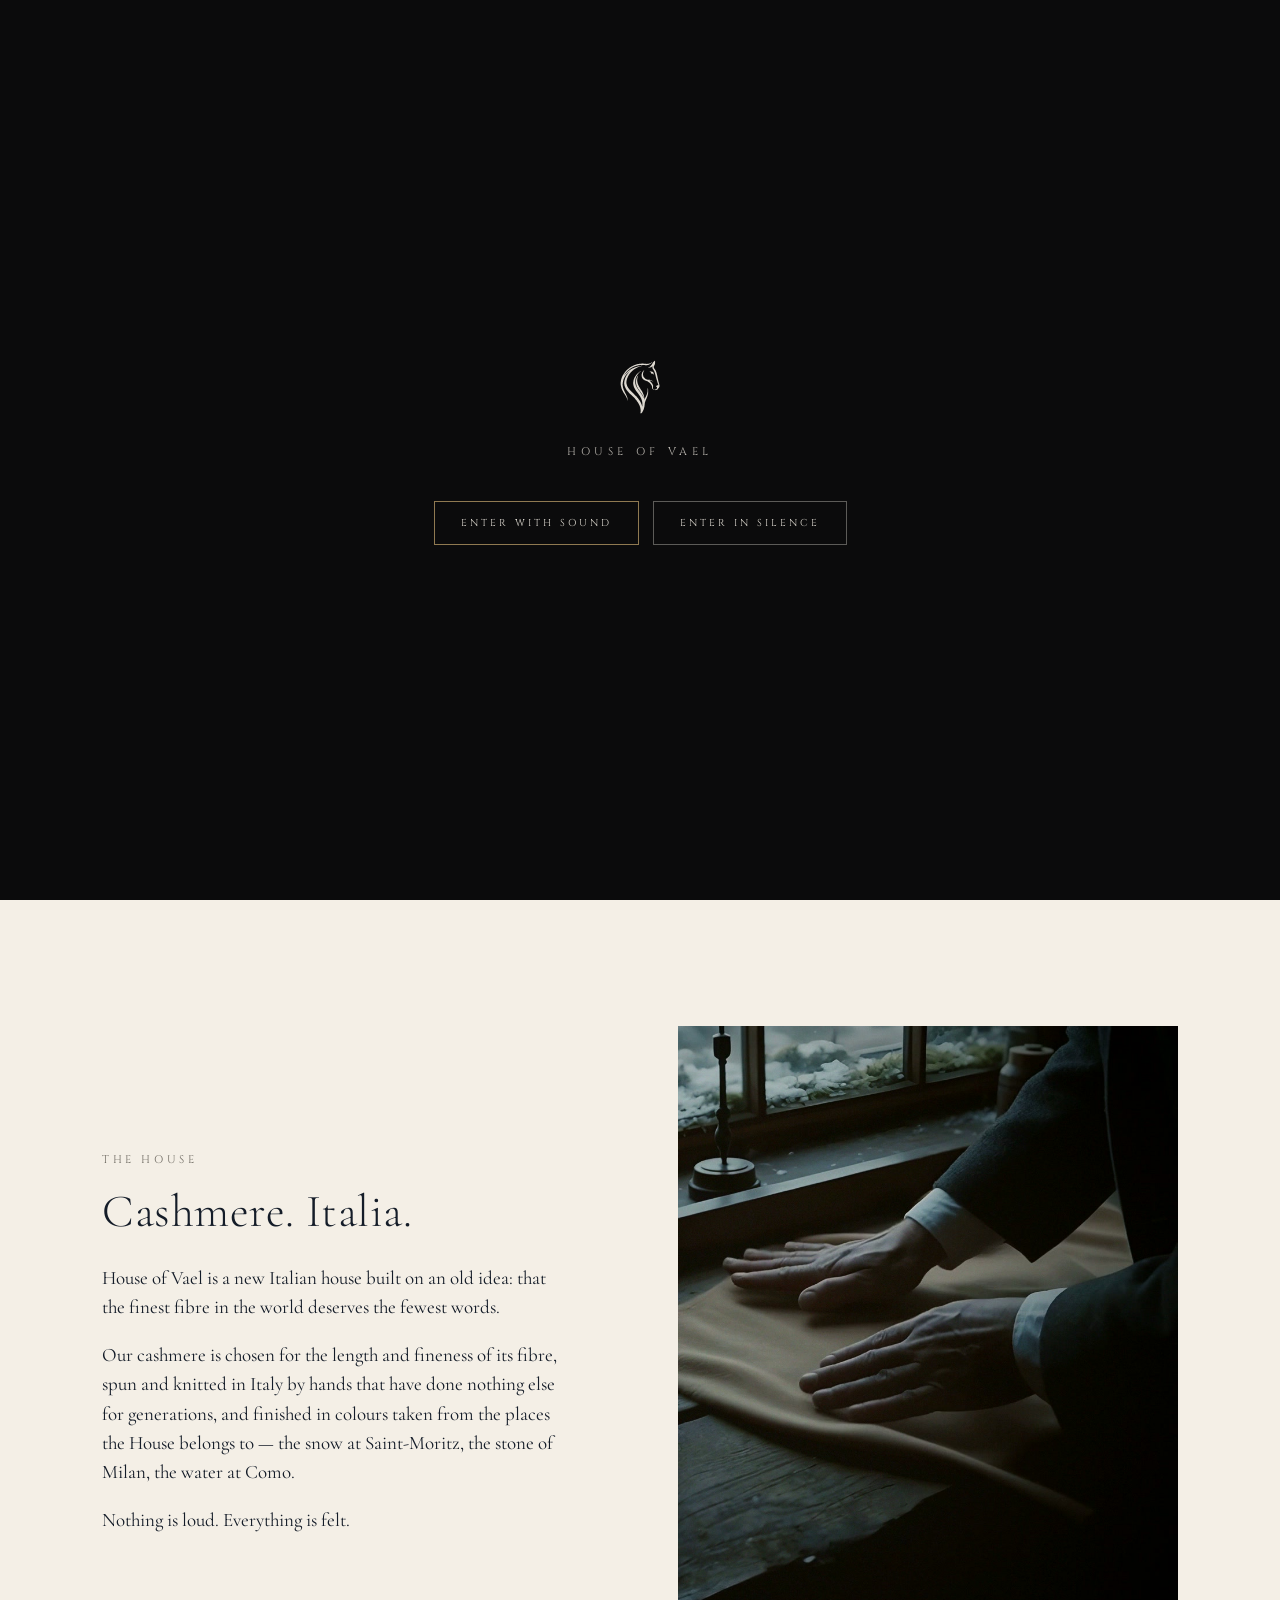
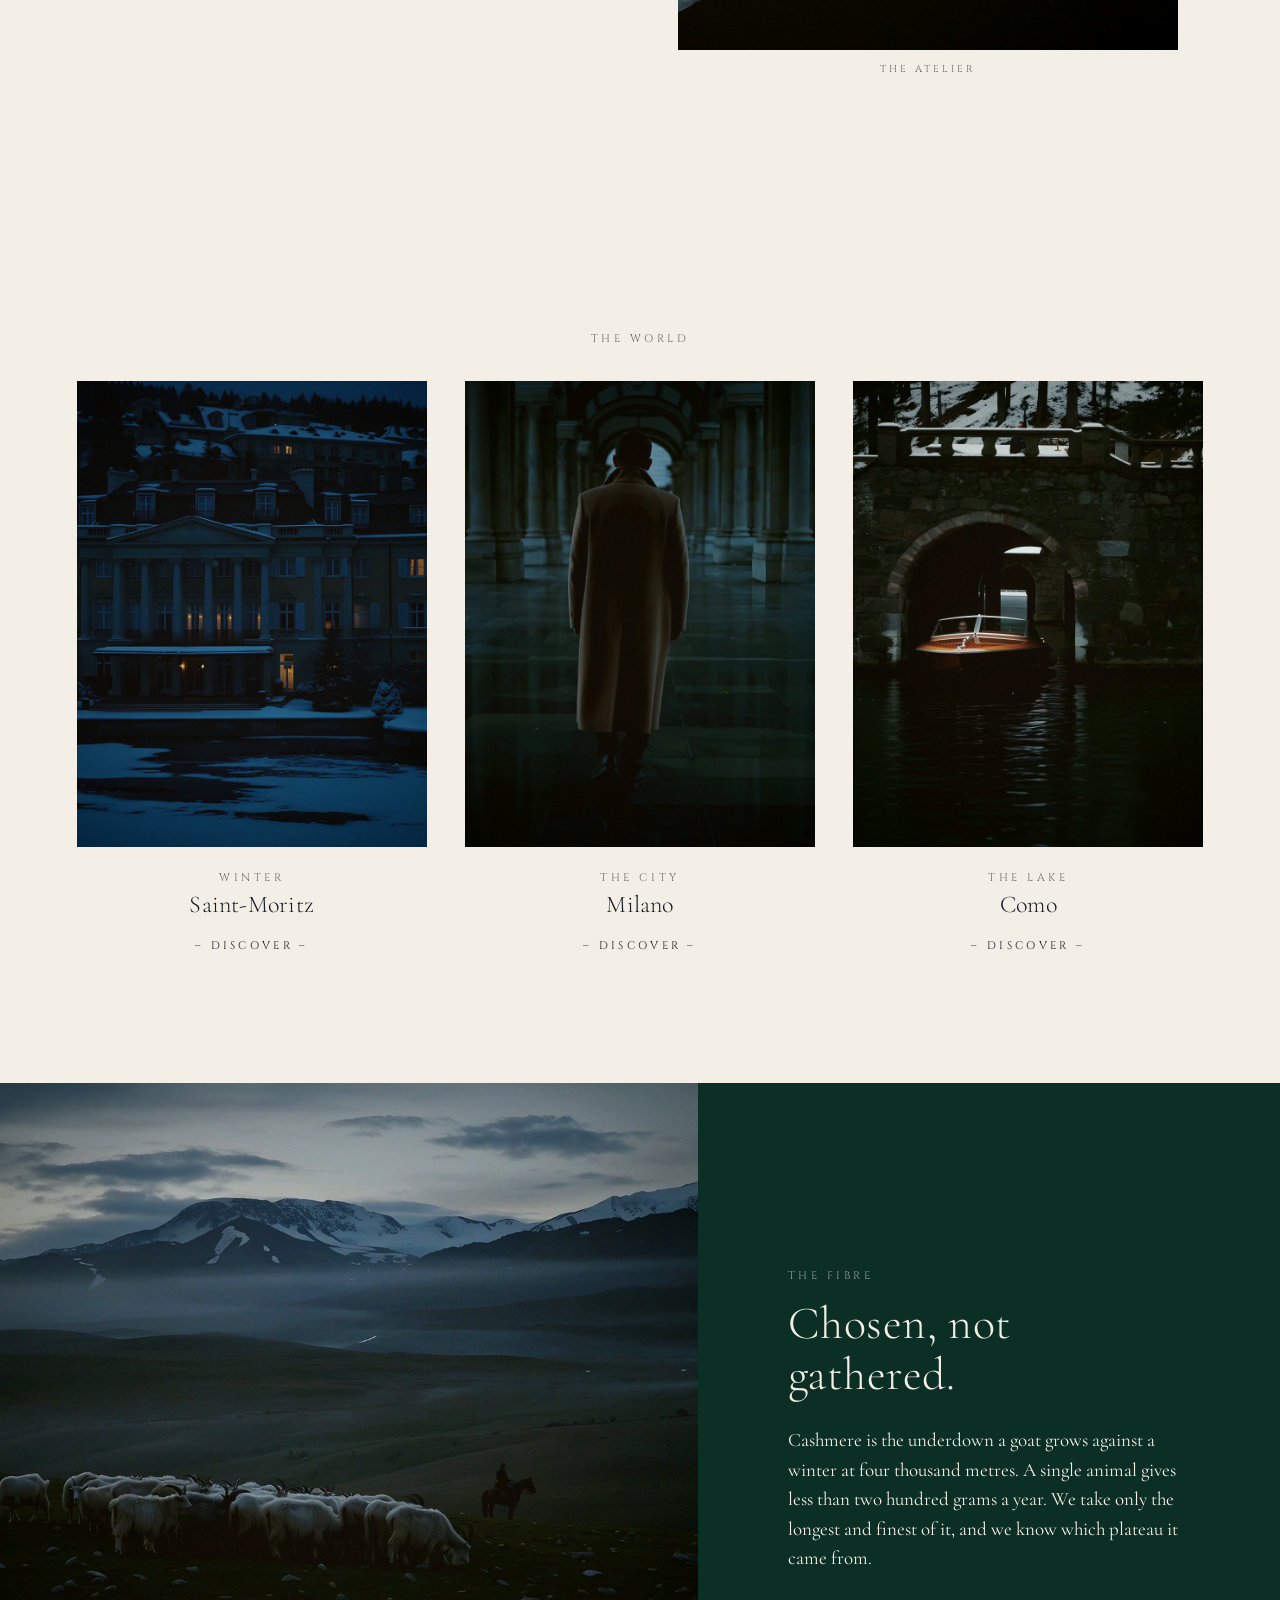
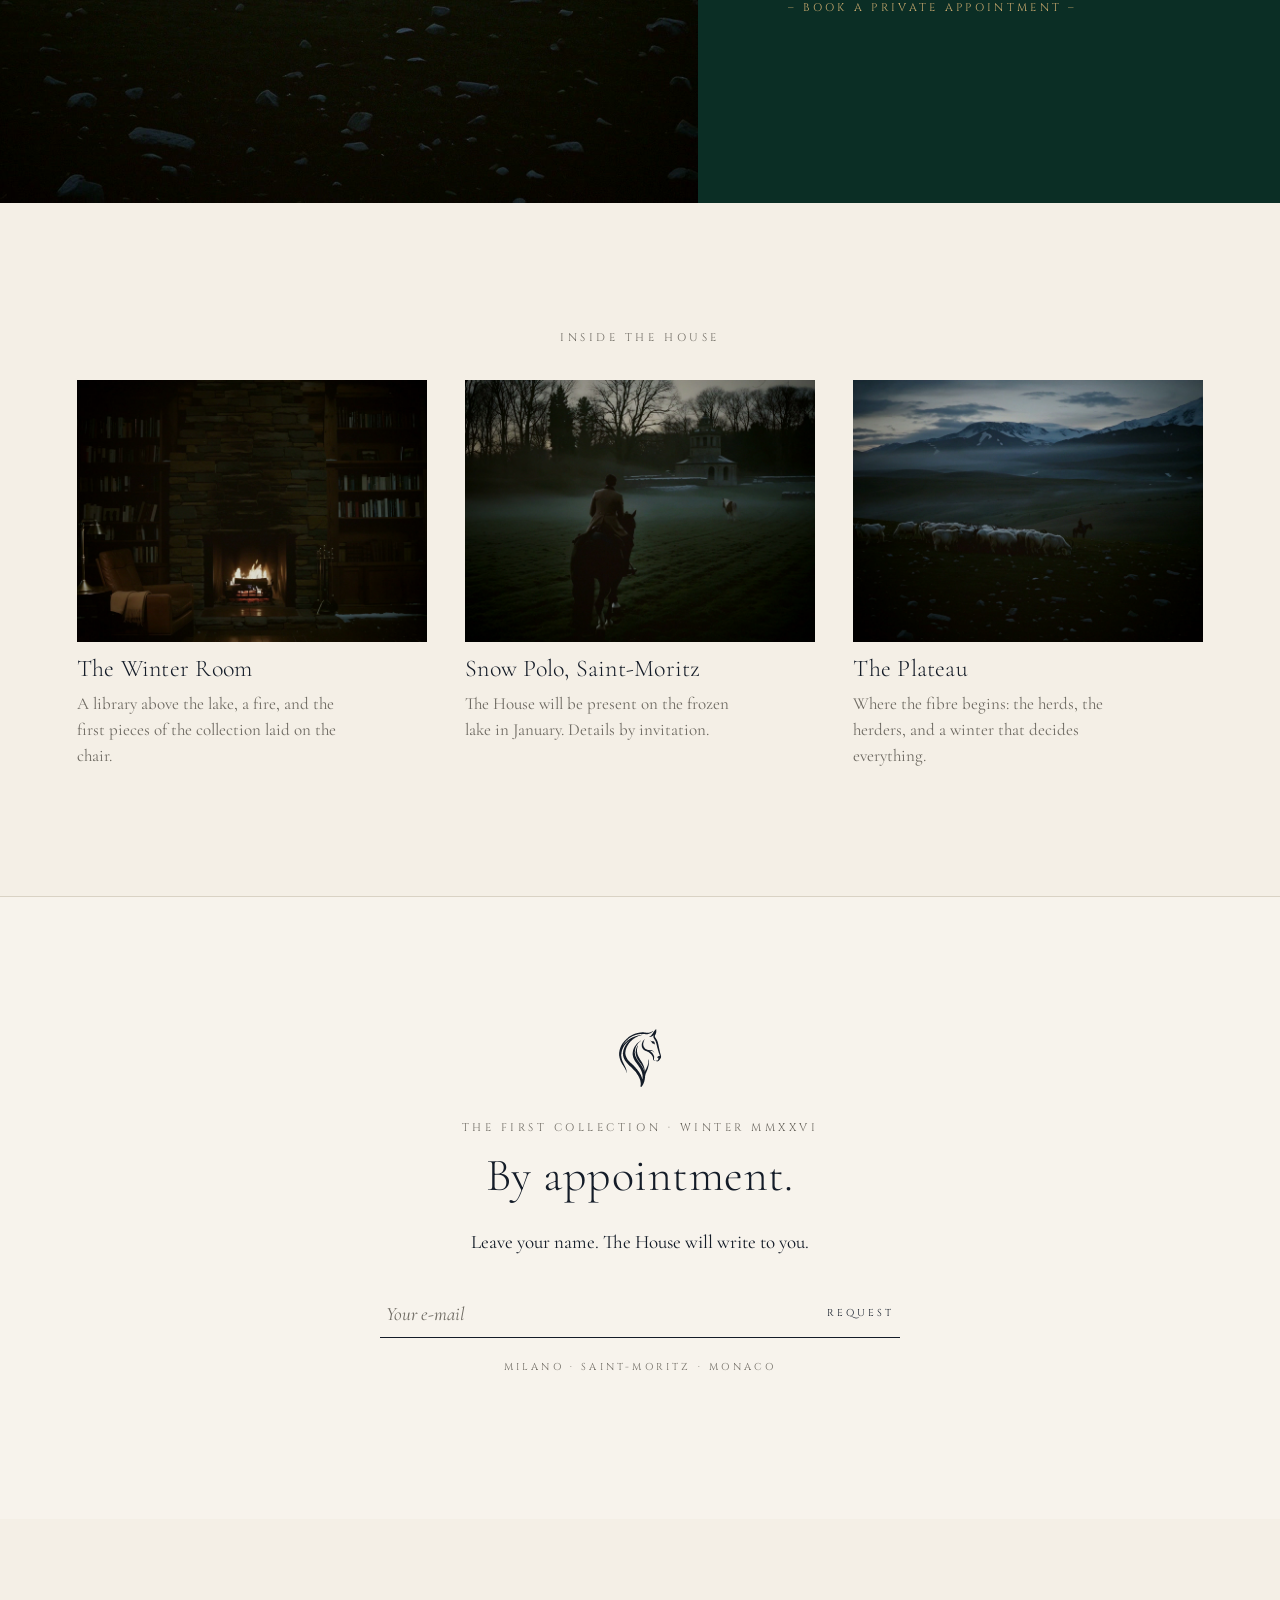
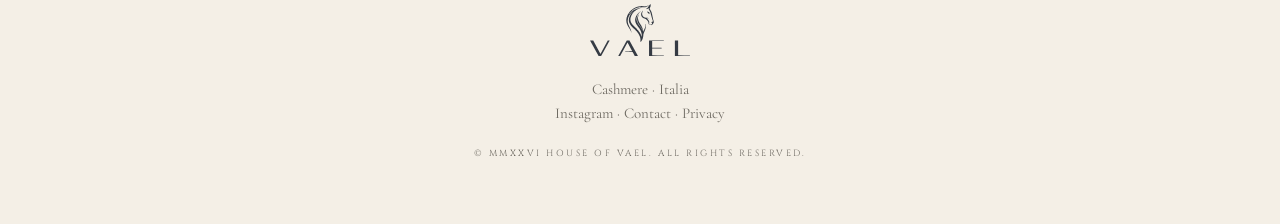
<file: index.html>
<!doctype html>
<html lang="en">
<head>
<meta charset="utf-8">
<title>House of Vael</title>
<meta name="description" content="House of Vael — Italian cashmere. The First Collection, Winter MMXXVI. By appointment.">
<meta name="viewport" content="width=device-width, initial-scale=1">
<link rel="preconnect" href="https://fonts.googleapis.com"><link rel="preconnect" href="https://fonts.gstatic.com" crossorigin>
<link href="https://fonts.googleapis.com/css2?family=Cormorant+Garamond:ital,wght@0,300;0,400;0,500;1,300;1,400&family=Cinzel:wght@400&display=swap" rel="stylesheet">
<link rel="stylesheet" href="style.css">
<meta name="theme-color" content="#0B0B0C">
<meta property="og:title" content="House of Vael"><meta property="og:description" content="Italian cashmere. The First Collection, Winter MMXXVI. By appointment."><meta property="og:type" content="website"><meta property="og:image" content="assets/og.jpg"><meta name="twitter:card" content="summary_large_image">
<link rel="preload" as="image" href="assets/splash-poster.jpg">
<link rel="icon" href="assets/favicon.png"><link rel="apple-touch-icon" href="assets/apple-touch-icon.png">
</head>
<body>

<!-- GATE — shown only when the browser refuses to start the music by itself; one tap starts film + sound together -->
<div id="gate" aria-hidden="true">
  <img class="gate-mark" src="assets/mark-ivory.svg" alt="">
  <p class="gate-name">House of Vael</p>
  <div class="gate-actions"><button id="gate-sound" type="button">Enter with sound</button><button id="gate-quiet" type="button">Enter in silence</button></div>
</div>

<!-- SPLASH — the sealed envelope. Plays once, then lifts. -->
<div id="splash" aria-hidden="true">
  <video id="splash-video" playsinline muted preload="auto" poster="assets/splash-poster.jpg">
    <source data-hd="assets/splash.mp4" data-sd="assets/splash-720.mp4" type="video/mp4">
  </video>
  <button id="splash-skip" type="button">Enter</button>
</div>

<header class="nav">
  <button class="nav-menu" aria-label="Menu"><span></span><span></span></button>
  <a class="nav-logo" href="#top" aria-label="House of Vael"><img src="assets/lockup-ivory.svg" alt="VAEL"></a>
  <div class="nav-right">
    <button class="nav-sound" type="button" aria-label="Sound" aria-pressed="false"><span class="on">Sound on</span><span class="off">Sound off</span></button>
    <a class="nav-appt" href="#register">By appointment</a>
  </div>
</header>
<audio id="site-audio" loop preload="auto" src="assets/site-bed.mp3"></audio>

<nav id="menu" class="menu" aria-hidden="true">
  <button class="menu-close" aria-label="Close">×</button>
  <ul>
    <li><a href="#house">The House</a></li>
    <li><a href="#world">The World</a></li>
    <li><a href="#fibre">The Fibre</a></li>
    <li><a href="#inside">Inside the House</a></li>
    <li><a href="#register">By appointment</a></li>
  </ul>
  <p class="menu-foot">Cashmere · Italia</p>
</nav>

<main id="top">

  <!-- HERO — the film -->
  <section class="hero">
    <video class="hero-video" playsinline muted autoplay loop preload="auto" poster="assets/hero-poster.jpg">
      <source data-hd="assets/hero.mp4" data-sd="assets/hero-720.mp4" type="video/mp4">
    </video>
    <div class="hero-copy">
      <p class="kicker">Winter MMXXVI</p>
      <h1>The First Collection</h1>
      <a class="cta" href="#register">– By appointment –</a>
    </div>
  </section>

  <!-- THE HOUSE -->
  <section id="house" class="house">
    <div class="house-text">
      <p class="kicker">The House</p>
      <h2>Cashmere. Italia.</h2>
      <p>House of Vael is a new Italian house built on an old idea: that the finest fibre in the world deserves the fewest words.</p>
      <p>Our cashmere is chosen for the length and fineness of its fibre, spun and knitted in Italy by hands that have done nothing else for generations, and finished in colours taken from the places the House belongs to — the snow at Saint-Moritz, the stone of Milan, the water at Como.</p>
      <p>Nothing is loud. Everything is felt.</p>
    </div>
    <figure class="house-figure">
      <img src="assets/still-tailor.jpg" width="864" height="1080" loading="lazy" decoding="async" alt="">
      <figcaption>The Atelier</figcaption>
    </figure>
  </section>

  <!-- THE WORLD — three places -->
  <section id="world" class="world">
    <p class="kicker centered">The World</p>
    <div class="world-grid">
      <a class="card" href="#register"><div class="card-media"><img src="assets/still-stmoritz.jpg" width="810" height="1080" loading="lazy" decoding="async" alt=""></div><p class="kicker">Winter</p><h3>Saint-Moritz</h3><span class="cta">– Discover –</span></a>
      <a class="card" href="#register"><div class="card-media"><img src="assets/still-milano.jpg" width="810" height="1080" loading="lazy" decoding="async" alt=""></div><p class="kicker">The City</p><h3>Milano</h3><span class="cta">– Discover –</span></a>
      <a class="card" href="#register"><div class="card-media"><img src="assets/still-como.jpg" width="810" height="1080" loading="lazy" decoding="async" alt=""></div><p class="kicker">The Lake</p><h3>Como</h3><span class="cta">– Discover –</span></a>
    </div>
  </section>

  <!-- THE FIBRE — film + text -->
  <section id="fibre" class="fibre">
    <video class="fibre-video" playsinline muted autoplay loop preload="metadata" poster="assets/fibre-poster.jpg">
      <source data-hd="assets/fibre.mp4" data-sd="assets/fibre-720.mp4" type="video/mp4">
    </video>
    <div class="fibre-copy">
      <p class="kicker">The Fibre</p>
      <h2>Chosen, not gathered.</h2>
      <p>Cashmere is the underdown a goat grows against a winter at four thousand metres. A single animal gives less than two hundred grams a year. We take only the longest and finest of it, and we know which plateau it came from.</p>
      <a class="cta" href="#register">– Book a private appointment –</a>
    </div>
  </section>

  <!-- INSIDE THE HOUSE — three stories -->
  <section id="inside" class="inside">
    <p class="kicker centered">Inside the House</p>
    <div class="inside-grid">
      <article class="story"><img src="assets/still-chalet.jpg" width="1440" height="1080" loading="lazy" decoding="async" alt=""><h3>The Winter Room</h3><p>A library above the lake, a fire, and the first pieces of the collection laid on the chair.</p></article>
      <article class="story"><img src="assets/still-polo.jpg" width="1440" height="1080" loading="lazy" decoding="async" alt=""><h3>Snow Polo, Saint-Moritz</h3><p>The House will be present on the frozen lake in January. Details by invitation.</p></article>
      <article class="story"><img src="assets/still-goats.jpg" width="1440" height="1080" loading="lazy" decoding="async" alt=""><h3>The Plateau</h3><p>Where the fibre begins: the herds, the herders, and a winter that decides everything.</p></article>
    </div>
  </section>

  <!-- REGISTER — by appointment -->
  <section id="register" class="register">
    <img class="register-mark" src="assets/mark-ink.svg" alt="">
    <p class="kicker">The First Collection · Winter MMXXVI</p>
    <h2>By appointment.</h2>
    <p>Leave your name. The House will write to you.</p>
    <form class="register-form" action="mailto:appointments@houseofvael.com" method="post" enctype="text/plain">
      <input type="email" name="email" placeholder="Your e-mail" required>
      <button type="submit">Request</button>
    </form>
    <p class="register-note">Milano · Saint-Moritz · Monaco</p>
  </section>

</main>

<footer class="foot">
  <img src="assets/lockup-ink.svg" alt="House of Vael" class="foot-logo">
  <p>Cashmere · Italia</p>
  <p class="foot-links"><a href="#">Instagram</a> · <a href="mailto:appointments@houseofvael.com">Contact</a> · <a href="#">Privacy</a></p>
  <p class="foot-legal">© MMXXVI House of Vael. All rights reserved.</p>
</footer>

<script src="script.js"></script>
</body>
</html>
</file>
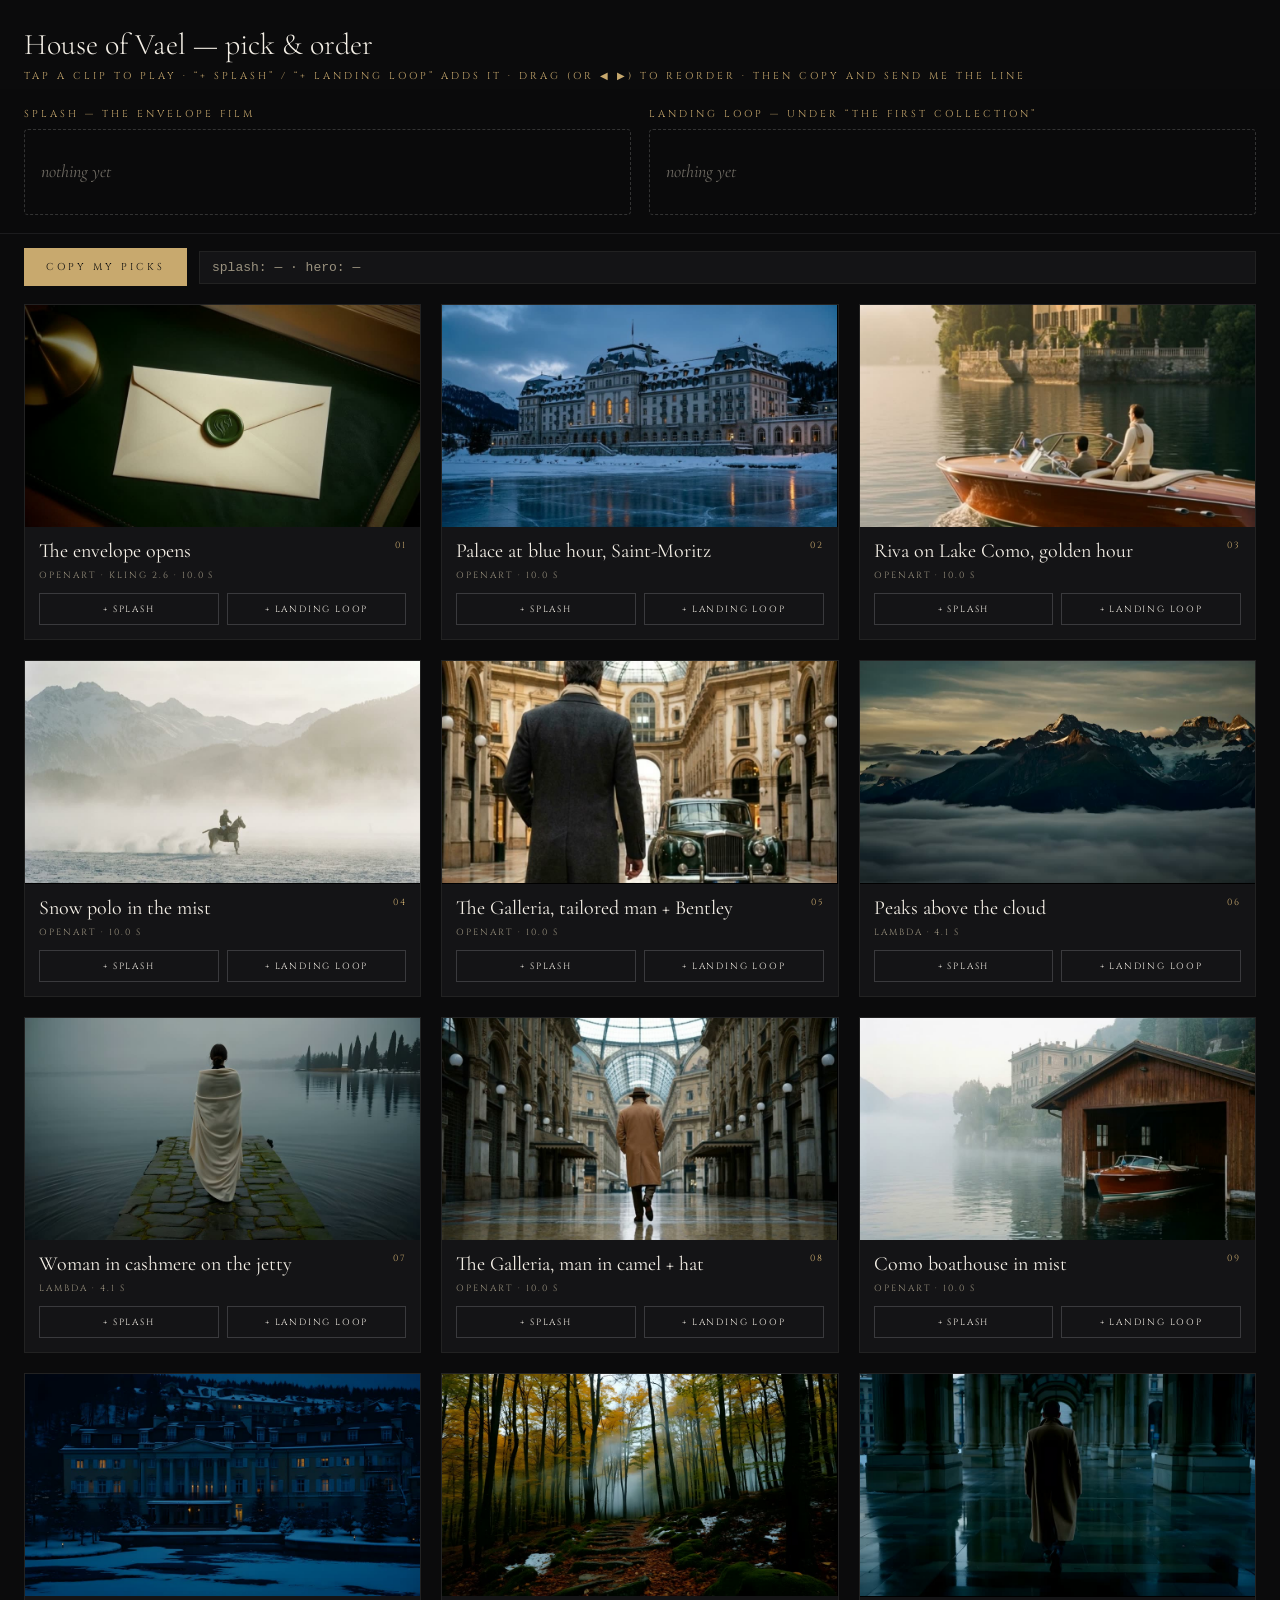
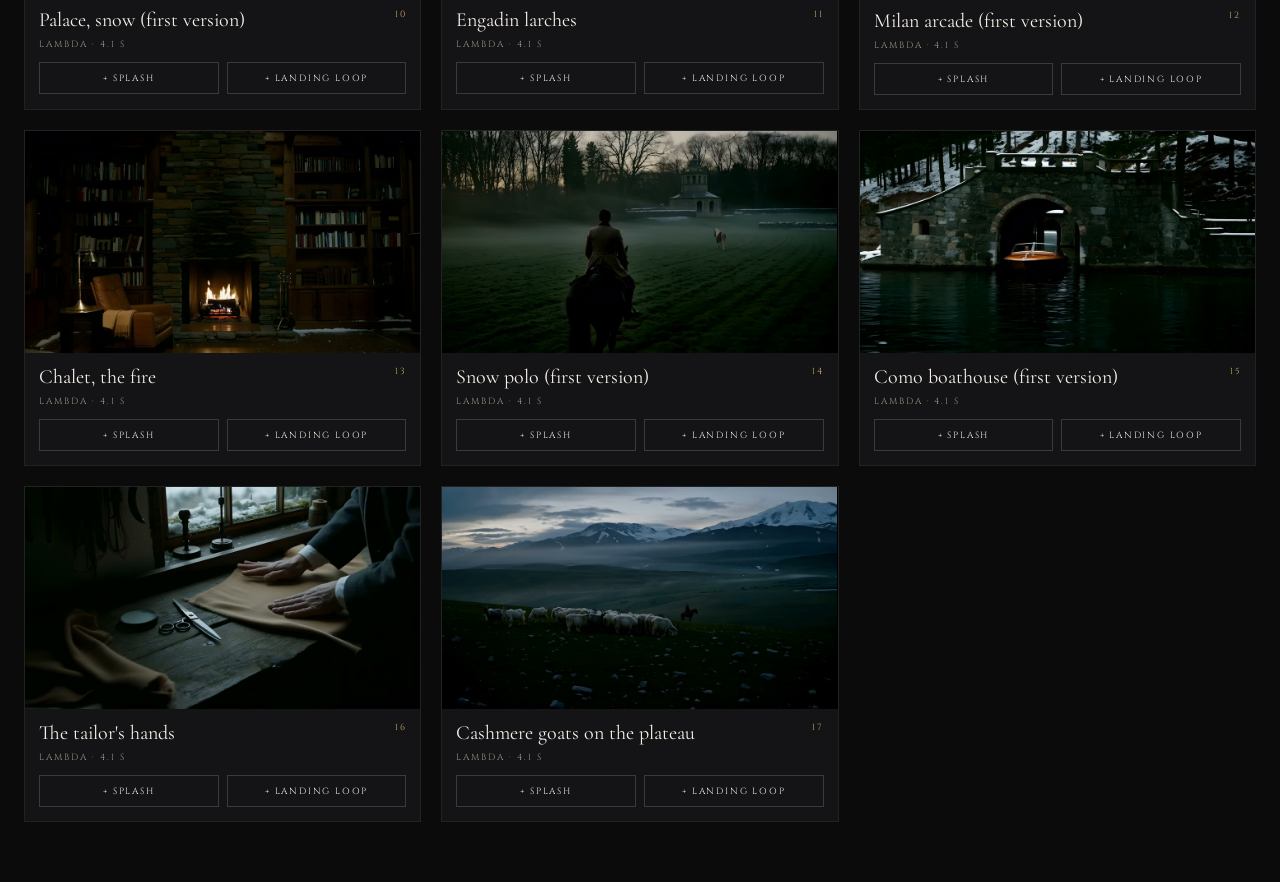
<file: picker/index.html>
<!doctype html><html><head><meta charset="utf-8"><meta name="viewport" content="width=device-width,initial-scale=1"><title>Vael — pick & order</title>
<link href="https://fonts.googleapis.com/css2?family=Cormorant+Garamond:wght@300;400&family=Cinzel&display=swap" rel="stylesheet">
<style>
:root{--gold:#C8A96E;--ivory:#F4EFE6}*{box-sizing:border-box}body{margin:0;background:#0B0B0C;color:var(--ivory);font-family:"Cormorant Garamond",serif;font-size:18px}
header{padding:26px 24px 6px}h1{font-weight:300;font-size:30px;margin:0}p.k{font-family:Cinzel;font-size:10px;letter-spacing:.3em;text-transform:uppercase;color:var(--gold);margin:6px 0 0}
.lists{display:grid;grid-template-columns:1fr 1fr;gap:18px;padding:18px 24px;position:sticky;top:0;background:#0B0B0Cee;backdrop-filter:blur(8px);z-index:5;border-bottom:1px solid #1c1c1e}
.list h2{font-family:Cinzel;font-size:10px;letter-spacing:.3em;text-transform:uppercase;color:var(--gold);margin:0 0 8px;font-weight:400}
.tray{display:flex;gap:8px;flex-wrap:wrap;min-height:86px;padding:8px;border:1px dashed #333;border-radius:4px}
.tray .it{position:relative;width:120px;flex:none;cursor:grab;border:1px solid #444;background:#000}.tray .it img{width:100%;display:block;aspect-ratio:16/9;object-fit:cover}
.tray .it .n{position:absolute;left:4px;top:4px;font-family:Cinzel;font-size:9px;background:#000c;padding:2px 5px;color:var(--gold)}
.tray .it .x{position:absolute;right:2px;top:2px;background:#000c;border:0;color:#fff;font-size:14px;line-height:1;padding:2px 6px;cursor:pointer}
.tray .it .mv{position:absolute;bottom:2px;left:2px;right:2px;display:flex;justify-content:space-between}.tray .it .mv button{background:#000c;border:0;color:#fff;font-size:12px;padding:1px 6px;cursor:pointer}
.tray .it.drag{opacity:.4}.tray.over{border-color:var(--gold)}
.empty{color:#6e6a62;font-style:italic;padding:22px 8px}
.grid{display:grid;grid-template-columns:repeat(auto-fill,minmax(300px,1fr));gap:20px;padding:18px 24px 60px}
.c{background:#141416;border:1px solid #222}.c video{width:100%;display:block;aspect-ratio:16/9;background:#000;cursor:pointer}
.c .t{padding:12px 14px 14px}.c b{font-weight:400;font-size:20px;display:block}.c small{font-family:Cinzel;font-size:9px;letter-spacing:.22em;text-transform:uppercase;color:#9a927f;display:block;margin-top:6px}
.tag{float:right;font-family:Cinzel;font-size:9px;letter-spacing:.2em;color:var(--gold)}
.btns{display:flex;gap:8px;margin-top:12px}.btns button{flex:1;background:none;border:1px solid #3a3a3d;color:var(--ivory);font-family:Cinzel;font-size:9px;letter-spacing:.2em;text-transform:uppercase;padding:9px 6px;cursor:pointer}.btns button:hover{border-color:var(--gold);color:var(--gold)}
.c.in-splash{border-color:var(--gold)}.c.in-hero{border-color:#7fa58a}
.send{padding:14px 24px 0;display:flex;gap:12px;align-items:center;flex-wrap:wrap}
.send button{background:var(--gold);color:#0B0B0C;border:0;font-family:Cinzel;font-size:10px;letter-spacing:.3em;text-transform:uppercase;padding:12px 22px;cursor:pointer}
.send code{font-family:ui-monospace,Menlo,monospace;font-size:13px;color:#9a927f;background:#141416;padding:8px 12px;border:1px solid #222;flex:1;min-width:240px}
@media(max-width:800px){.lists{grid-template-columns:1fr}.tray .it{width:96px}}
</style></head><body>
<header><h1>House of Vael — pick &amp; order</h1><p class="k">Tap a clip to play · “+ Splash” / “+ Landing loop” adds it · drag (or ◀ ▶) to reorder · then Copy and send me the line</p></header>
<div class="lists"><div class="list"><h2>Splash — the envelope film</h2><div class="tray" id="splash"><div class="empty">nothing yet</div></div></div><div class="list"><h2>Landing loop — under “The First Collection”</h2><div class="tray" id="hero"><div class="empty">nothing yet</div></div></div></div>
<div class="send"><button id="copy">Copy my picks</button><code id="line">splash: — · hero: —</code></div>
<div class="grid"><div class="c" data-id="open" data-n="01"><video src="clips/open.mp4" poster="clips/open.jpg" muted loop playsinline preload="metadata"></video><div class="t"><span class="tag">01</span><b>The envelope opens</b><small>OpenArt · Kling 2.6 · 10.0 s</small><div class="btns"><button data-to="splash">+ Splash</button><button data-to="hero">+ Landing loop</button></div></div></div><div class="c" data-id="palace" data-n="02"><video src="clips/palace.mp4" poster="clips/palace.jpg" muted loop playsinline preload="metadata"></video><div class="t"><span class="tag">02</span><b>Palace at blue hour, Saint-Moritz</b><small>OpenArt · 10.0 s</small><div class="btns"><button data-to="splash">+ Splash</button><button data-to="hero">+ Landing loop</button></div></div></div><div class="c" data-id="riva" data-n="03"><video src="clips/riva.mp4" poster="clips/riva.jpg" muted loop playsinline preload="metadata"></video><div class="t"><span class="tag">03</span><b>Riva on Lake Como, golden hour</b><small>OpenArt · 10.0 s</small><div class="btns"><button data-to="splash">+ Splash</button><button data-to="hero">+ Landing loop</button></div></div></div><div class="c" data-id="polo" data-n="04"><video src="clips/polo.mp4" poster="clips/polo.jpg" muted loop playsinline preload="metadata"></video><div class="t"><span class="tag">04</span><b>Snow polo in the mist</b><small>OpenArt · 10.0 s</small><div class="btns"><button data-to="splash">+ Splash</button><button data-to="hero">+ Landing loop</button></div></div></div><div class="c" data-id="galleria" data-n="05"><video src="clips/galleria.mp4" poster="clips/galleria.jpg" muted loop playsinline preload="metadata"></video><div class="t"><span class="tag">05</span><b>The Galleria, tailored man + Bentley</b><small>OpenArt · 10.0 s</small><div class="btns"><button data-to="splash">+ Splash</button><button data-to="hero">+ Landing loop</button></div></div></div><div class="c" data-id="peaks" data-n="06"><video src="clips/peaks.mp4" poster="clips/peaks.jpg" muted loop playsinline preload="metadata"></video><div class="t"><span class="tag">06</span><b>Peaks above the cloud</b><small>Lambda · 4.1 s</small><div class="btns"><button data-to="splash">+ Splash</button><button data-to="hero">+ Landing loop</button></div></div></div><div class="c" data-id="jetty" data-n="07"><video src="clips/jetty.mp4" poster="clips/jetty.jpg" muted loop playsinline preload="metadata"></video><div class="t"><span class="tag">07</span><b>Woman in cashmere on the jetty</b><small>Lambda · 4.1 s</small><div class="btns"><button data-to="splash">+ Splash</button><button data-to="hero">+ Landing loop</button></div></div></div><div class="c" data-id="galleria1" data-n="08"><video src="clips/galleria1.mp4" poster="clips/galleria1.jpg" muted loop playsinline preload="metadata"></video><div class="t"><span class="tag">08</span><b>The Galleria, man in camel + hat</b><small>OpenArt · 10.0 s</small><div class="btns"><button data-to="splash">+ Splash</button><button data-to="hero">+ Landing loop</button></div></div></div><div class="c" data-id="boathouse" data-n="09"><video src="clips/boathouse.mp4" poster="clips/boathouse.jpg" muted loop playsinline preload="metadata"></video><div class="t"><span class="tag">09</span><b>Como boathouse in mist</b><small>OpenArt · 10.0 s</small><div class="btns"><button data-to="splash">+ Splash</button><button data-to="hero">+ Landing loop</button></div></div></div><div class="c" data-id="palace1" data-n="10"><video src="clips/palace1.mp4" poster="clips/palace1.jpg" muted loop playsinline preload="metadata"></video><div class="t"><span class="tag">10</span><b>Palace, snow (first version)</b><small>Lambda · 4.1 s</small><div class="btns"><button data-to="splash">+ Splash</button><button data-to="hero">+ Landing loop</button></div></div></div><div class="c" data-id="larches" data-n="11"><video src="clips/larches.mp4" poster="clips/larches.jpg" muted loop playsinline preload="metadata"></video><div class="t"><span class="tag">11</span><b>Engadin larches</b><small>Lambda · 4.1 s</small><div class="btns"><button data-to="splash">+ Splash</button><button data-to="hero">+ Landing loop</button></div></div></div><div class="c" data-id="arcade1" data-n="12"><video src="clips/arcade1.mp4" poster="clips/arcade1.jpg" muted loop playsinline preload="metadata"></video><div class="t"><span class="tag">12</span><b>Milan arcade (first version)</b><small>Lambda · 4.1 s</small><div class="btns"><button data-to="splash">+ Splash</button><button data-to="hero">+ Landing loop</button></div></div></div><div class="c" data-id="chalet" data-n="13"><video src="clips/chalet.mp4" poster="clips/chalet.jpg" muted loop playsinline preload="metadata"></video><div class="t"><span class="tag">13</span><b>Chalet, the fire</b><small>Lambda · 4.1 s</small><div class="btns"><button data-to="splash">+ Splash</button><button data-to="hero">+ Landing loop</button></div></div></div><div class="c" data-id="polo1" data-n="14"><video src="clips/polo1.mp4" poster="clips/polo1.jpg" muted loop playsinline preload="metadata"></video><div class="t"><span class="tag">14</span><b>Snow polo (first version)</b><small>Lambda · 4.1 s</small><div class="btns"><button data-to="splash">+ Splash</button><button data-to="hero">+ Landing loop</button></div></div></div><div class="c" data-id="boathouse1" data-n="15"><video src="clips/boathouse1.mp4" poster="clips/boathouse1.jpg" muted loop playsinline preload="metadata"></video><div class="t"><span class="tag">15</span><b>Como boathouse (first version)</b><small>Lambda · 4.1 s</small><div class="btns"><button data-to="splash">+ Splash</button><button data-to="hero">+ Landing loop</button></div></div></div><div class="c" data-id="tailor" data-n="16"><video src="clips/tailor.mp4" poster="clips/tailor.jpg" muted loop playsinline preload="metadata"></video><div class="t"><span class="tag">16</span><b>The tailor's hands</b><small>Lambda · 4.1 s</small><div class="btns"><button data-to="splash">+ Splash</button><button data-to="hero">+ Landing loop</button></div></div></div><div class="c" data-id="goats" data-n="17"><video src="clips/goats.mp4" poster="clips/goats.jpg" muted loop playsinline preload="metadata"></video><div class="t"><span class="tag">17</span><b>Cashmere goats on the plateau</b><small>Lambda · 4.1 s</small><div class="btns"><button data-to="splash">+ Splash</button><button data-to="hero">+ Landing loop</button></div></div></div></div>
<script>
const M={"open": {"n": "01", "label": "The envelope opens"}, "palace": {"n": "02", "label": "Palace at blue hour, Saint-Moritz"}, "riva": {"n": "03", "label": "Riva on Lake Como, golden hour"}, "polo": {"n": "04", "label": "Snow polo in the mist"}, "galleria": {"n": "05", "label": "The Galleria, tailored man + Bentley"}, "peaks": {"n": "06", "label": "Peaks above the cloud"}, "jetty": {"n": "07", "label": "Woman in cashmere on the jetty"}, "galleria1": {"n": "08", "label": "The Galleria, man in camel + hat"}, "boathouse": {"n": "09", "label": "Como boathouse in mist"}, "palace1": {"n": "10", "label": "Palace, snow (first version)"}, "larches": {"n": "11", "label": "Engadin larches"}, "arcade1": {"n": "12", "label": "Milan arcade (first version)"}, "chalet": {"n": "13", "label": "Chalet, the fire"}, "polo1": {"n": "14", "label": "Snow polo (first version)"}, "boathouse1": {"n": "15", "label": "Como boathouse (first version)"}, "tailor": {"n": "16", "label": "The tailor's hands"}, "goats": {"n": "17", "label": "Cashmere goats on the plateau"}};
const state={splash:[],hero:[]};
try{const s=JSON.parse(localStorage.getItem('vael-picks')||'null'); if(s) Object.assign(state,s);}catch(e){}
function save(){try{localStorage.setItem('vael-picks',JSON.stringify(state))}catch(e){}}
function line(){const f=k=>state[k].length?state[k].map(id=>M[id].n).join(' '):'—'; return 'splash: '+f('splash')+' · hero: '+f('hero')}
function render(){
  for(const k of ['splash','hero']){const t=document.getElementById(k); t.innerHTML=state[k].length?'':'<div class="empty">nothing yet</div>';
    state[k].forEach((id,i)=>{const d=document.createElement('div'); d.className='it'; d.draggable=true; d.dataset.id=id;
      d.innerHTML=`<img src="clips/${id}.jpg"><span class="n">${i+1} · ${M[id].n}</span><button class="x" title="remove">×</button><div class="mv"><button data-d="-1">◀</button><button data-d="1">▶</button></div>`;
      d.querySelector('.x').onclick=()=>{state[k].splice(i,1);render()};
      d.querySelectorAll('.mv button').forEach(b=>b.onclick=()=>{const j=i+ +b.dataset.d; if(j<0||j>=state[k].length)return; [state[k][i],state[k][j]]=[state[k][j],state[k][i]]; render()});
      d.addEventListener('dragstart',e=>{d.classList.add('drag'); e.dataTransfer.setData('text/plain',JSON.stringify({k,i}))}); d.addEventListener('dragend',()=>d.classList.remove('drag'));
      d.addEventListener('dragover',e=>e.preventDefault()); d.addEventListener('drop',e=>{e.preventDefault(); const s=JSON.parse(e.dataTransfer.getData('text/plain')); if(s.k!==k)return; const [m]=state[k].splice(s.i,1); state[k].splice(i,0,m); render()});
      t.appendChild(d)});
    t.ondragover=e=>{e.preventDefault();t.classList.add('over')}; t.ondragleave=()=>t.classList.remove('over'); t.ondrop=()=>t.classList.remove('over');}
  document.querySelectorAll('.c').forEach(c=>{c.classList.toggle('in-splash',state.splash.includes(c.dataset.id)); c.classList.toggle('in-hero',state.hero.includes(c.dataset.id))});
  document.getElementById('line').textContent=line(); save();
}
document.querySelectorAll('.c').forEach(c=>{const v=c.querySelector('video'); v.onclick=()=>v.paused?v.play():v.pause();
  c.querySelectorAll('.btns button').forEach(b=>b.onclick=()=>{const k=b.dataset.to; const id=c.dataset.id; if(!state[k].includes(id)) state[k].push(id); render(); window.scrollTo({top:0,behavior:'smooth'})})});
document.getElementById('copy').onclick=async()=>{const t=line(); try{await navigator.clipboard.writeText(t); document.getElementById('copy').textContent='Copied — paste it to me'}catch(e){prompt('Copy this:',t)}};
render();
</script></body></html>
</file>
<file: style.css>
:root{
  --ivory:#F4EFE6; --paper:#F7F3EC; --ink:#141C28; --camel:#C8A96E; --green:#0B2E25; --muted:#6E6A62; --line:#D9D2C4;
  --serif:"Cormorant Garamond",Georgia,serif; --caps:"Cinzel",serif;
}
*{box-sizing:border-box;margin:0;padding:0}
html{scroll-behavior:smooth}
body{background:var(--ivory);color:var(--ink);font-family:var(--serif);font-weight:400;font-size:19px;line-height:1.55;-webkit-font-smoothing:antialiased}
img,video{display:block;max-width:100%}
img[width]{height:auto}
a{color:inherit;text-decoration:none}

/* type */
.kicker{font-family:var(--caps);font-size:11px;letter-spacing:.32em;text-transform:uppercase;color:var(--muted)}
.kicker.centered{text-align:center}
h1,h2,h3{font-family:var(--serif);font-weight:300;letter-spacing:.01em;line-height:1.1}
h1{font-size:clamp(34px,4.6vw,66px);text-wrap:balance}
h2{font-size:clamp(30px,3.6vw,50px);margin:14px 0 26px;text-wrap:balance}
h3{font-size:24px;margin:14px 0 8px}
.cta{display:inline-block;font-family:var(--caps);font-size:11px;letter-spacing:.3em;text-transform:uppercase;margin-top:18px;padding-bottom:2px;border-bottom:1px solid transparent;transition:border-color .4s}
.cta:hover{border-color:currentColor}

/* gate */
#gate{position:fixed;inset:0;background:#0B0B0C;z-index:110;display:flex;flex-direction:column;align-items:center;justify-content:center;gap:18px;color:var(--ivory);opacity:0;pointer-events:none;transition:opacity 1.2s ease}
#gate.ready{opacity:1;pointer-events:auto}
#gate.lift{opacity:0;pointer-events:none}
.gate-mark{height:64px;width:auto;opacity:.9;margin-bottom:6px}
.gate-name{font-family:var(--caps);font-size:11px;letter-spacing:.42em;text-transform:uppercase;color:rgba(244,239,230,.75)}
.gate-actions{display:flex;gap:14px;margin-top:22px;flex-wrap:wrap;justify-content:center}
.gate-actions button{background:none;border:1px solid rgba(244,239,230,.35);color:rgba(244,239,230,.9);font-family:var(--caps);font-size:10px;letter-spacing:.3em;text-transform:uppercase;padding:14px 26px;cursor:pointer;transition:border-color .4s,background .4s}
.gate-actions button:hover{border-color:var(--camel);color:var(--camel)}
#gate-sound{border-color:rgba(200,169,110,.7)}

/* splash */
#splash{position:fixed;inset:0;background:#0B0B0C;z-index:100;display:flex;align-items:center;justify-content:center;transition:opacity 2.2s ease}
#splash.lift{opacity:0;pointer-events:none}
#splash video{width:100%;height:100%;object-fit:cover}
#splash-skip{position:absolute;right:28px;bottom:26px;background:none;border:1px solid rgba(244,239,230,.35);color:rgba(244,239,230,.8);font-family:var(--caps);font-size:10px;letter-spacing:.3em;text-transform:uppercase;padding:10px 18px;cursor:pointer;opacity:0;transition:opacity 1s}
#splash.ready #splash-skip{opacity:1}

/* nav */
.nav{position:fixed;top:0;left:0;right:0;height:78px;display:grid;grid-template-columns:1fr auto 1fr;align-items:center;padding:0 28px;z-index:50;color:var(--ivory);mix-blend-mode:difference}
.nav-menu{justify-self:start;width:28px;height:18px;background:none;border:0;cursor:pointer;display:flex;flex-direction:column;justify-content:space-between}
.nav-menu span{display:block;height:1px;background:currentColor}
.nav-logo img{height:34px;width:auto}
.nav-right{justify-self:end;display:flex;align-items:center;gap:26px}
.nav-appt,.nav-sound{font-family:var(--caps);font-size:10px;letter-spacing:.3em;text-transform:uppercase}
.nav-sound{background:none;border:0;color:inherit;cursor:pointer;padding:6px 0;opacity:.85}
.nav-sound .off,.nav-sound[aria-pressed="true"] .on{display:none}
.nav-sound[aria-pressed="true"] .off{display:inline}
.menu{position:fixed;inset:0;background:var(--ivory);z-index:60;display:flex;flex-direction:column;align-items:center;justify-content:center;gap:0;transform:translateY(-100%);transition:transform .8s cubic-bezier(.77,0,.18,1)}
.menu.open{transform:none}
.menu ul{list-style:none;text-align:center}
.menu li a{display:block;font-size:clamp(30px,4vw,48px);font-weight:300;padding:10px 0;transition:color .3s}
.menu li a:hover{color:var(--camel)}
.menu-close{position:absolute;top:22px;right:28px;background:none;border:0;font-size:34px;font-weight:300;cursor:pointer;color:var(--ink)}
.menu-foot{position:absolute;bottom:34px;font-family:var(--caps);font-size:10px;letter-spacing:.32em;text-transform:uppercase;color:var(--muted)}

/* hero */
.hero{position:relative;height:100vh;min-height:620px;overflow:hidden;background:#0B0B0C}
.hero-video{position:absolute;inset:0;width:100%;height:100%;object-fit:cover;filter:brightness(.9);opacity:0;transition:opacity 2.2s ease}
.hero-video.on{opacity:1}
.hero-copy{position:absolute;left:0;right:0;bottom:12vh;text-align:center;color:var(--ivory);text-shadow:0 1px 18px rgba(0,0,0,.35)}
.hero::after{content:'';position:absolute;inset:auto 0 0 0;height:38vh;background:linear-gradient(to top,rgba(11,11,12,.55),transparent);pointer-events:none}
.hero-copy{z-index:1}
.hero-copy .kicker{color:rgba(244,239,230,.75);margin-bottom:12px}
.hero-copy .cta{color:var(--ivory);border-color:rgba(244,239,230,.4)}

/* the house */
.house{display:grid;grid-template-columns:1fr 1fr;gap:6vw;align-items:center;padding:14vh 8vw}
.house-text p{max-width:52ch;margin-bottom:18px}
.house-figure img{aspect-ratio:4/5;object-fit:cover;width:100%}
.house-figure figcaption{font-family:var(--caps);font-size:10px;letter-spacing:.3em;text-transform:uppercase;color:var(--muted);margin-top:12px;text-align:center}

/* the world */
.world{padding:14vh 6vw 14vh}
.world-grid{display:grid;grid-template-columns:repeat(3,1fr);gap:3vw;margin-top:34px}
.card{text-align:center}
.card-media{overflow:hidden}
.card-media img{aspect-ratio:3/4;object-fit:cover;width:100%;transition:transform 1.6s ease}
.card:hover .card-media img{transform:scale(1.03)}
.card .kicker{margin-top:22px}
.card-media{background:#E9E2D4}
.card h3{margin:6px 0 0}

/* the fibre */
.fibre{position:relative;display:grid;grid-template-columns:1.2fr 1fr;min-height:80vh;background:var(--green);color:var(--ivory)}
.fibre-video{width:100%;height:100%;object-fit:cover;min-height:60vh}
.fibre-copy{padding:12vh 7vw;align-self:center}
.fibre-copy .kicker{color:rgba(244,239,230,.6)}
.fibre-copy p{max-width:44ch;margin-bottom:8px}
.fibre-copy .cta{color:var(--camel)}

/* inside */
.inside{padding:14vh 6vw}
section,footer{scroll-margin-top:78px}
.inside-grid{display:grid;grid-template-columns:repeat(3,1fr);gap:3vw;margin-top:34px}
.story img{aspect-ratio:4/3;object-fit:cover;width:100%;background:#E9E2D4}
.story p{font-size:17px;color:var(--muted);max-width:36ch}

/* register */
.register{text-align:center;padding:14vh 8vw 16vh;background:var(--paper);border-top:1px solid var(--line)}
.register-mark{height:70px;width:auto;margin:0 auto 26px;opacity:.9}
.register p{max-width:46ch;margin:0 auto}
.register .kicker{max-width:none}
.register-form{display:flex;justify-content:center;gap:0;margin:34px auto 22px;max-width:520px;border-bottom:1px solid var(--ink)}
.register-form input{flex:1;background:none;border:0;padding:12px 6px;font-family:var(--serif);font-size:19px;color:var(--ink);outline:none}
.register-form:focus-within{border-bottom-color:var(--camel)}
.register-form input::placeholder{color:var(--muted);font-style:italic}
.register-form button{background:none;border:0;font-family:var(--caps);font-size:10px;letter-spacing:.3em;text-transform:uppercase;cursor:pointer;padding:0 6px;color:var(--ink)}
.register-note{font-family:var(--caps);font-size:10px;letter-spacing:.32em;text-transform:uppercase;color:var(--muted);margin-top:26px}

/* footer */
.foot{text-align:center;padding:9vh 6vw 7vh;color:var(--muted);font-size:15px}
.foot-logo{height:60px;width:auto;margin:0 auto 18px;opacity:.85}
.foot-links a:hover{color:var(--ink)}
.foot-legal{font-family:var(--caps);font-size:9px;letter-spacing:.28em;text-transform:uppercase;margin-top:22px}

/* reveal on scroll */
.reveal{opacity:0;transform:translateY(18px);transition:opacity 1.2s ease,transform 1.2s ease}
.reveal.in{opacity:1;transform:none}

@media (prefers-reduced-motion:reduce){.reveal{transition:none;opacity:1;transform:none}.card:hover .card-media img{transform:none}}
@media (max-width:900px){
  body{font-size:18px}
  .house{grid-template-columns:1fr;padding:12vh 7vw}
  .world-grid,.inside-grid{grid-template-columns:1fr;gap:40px}
  .fibre{grid-template-columns:1fr}
  .nav{padding:0 18px}
  .nav-appt{display:none}
  .hero{min-height:560px}
}
</file>
